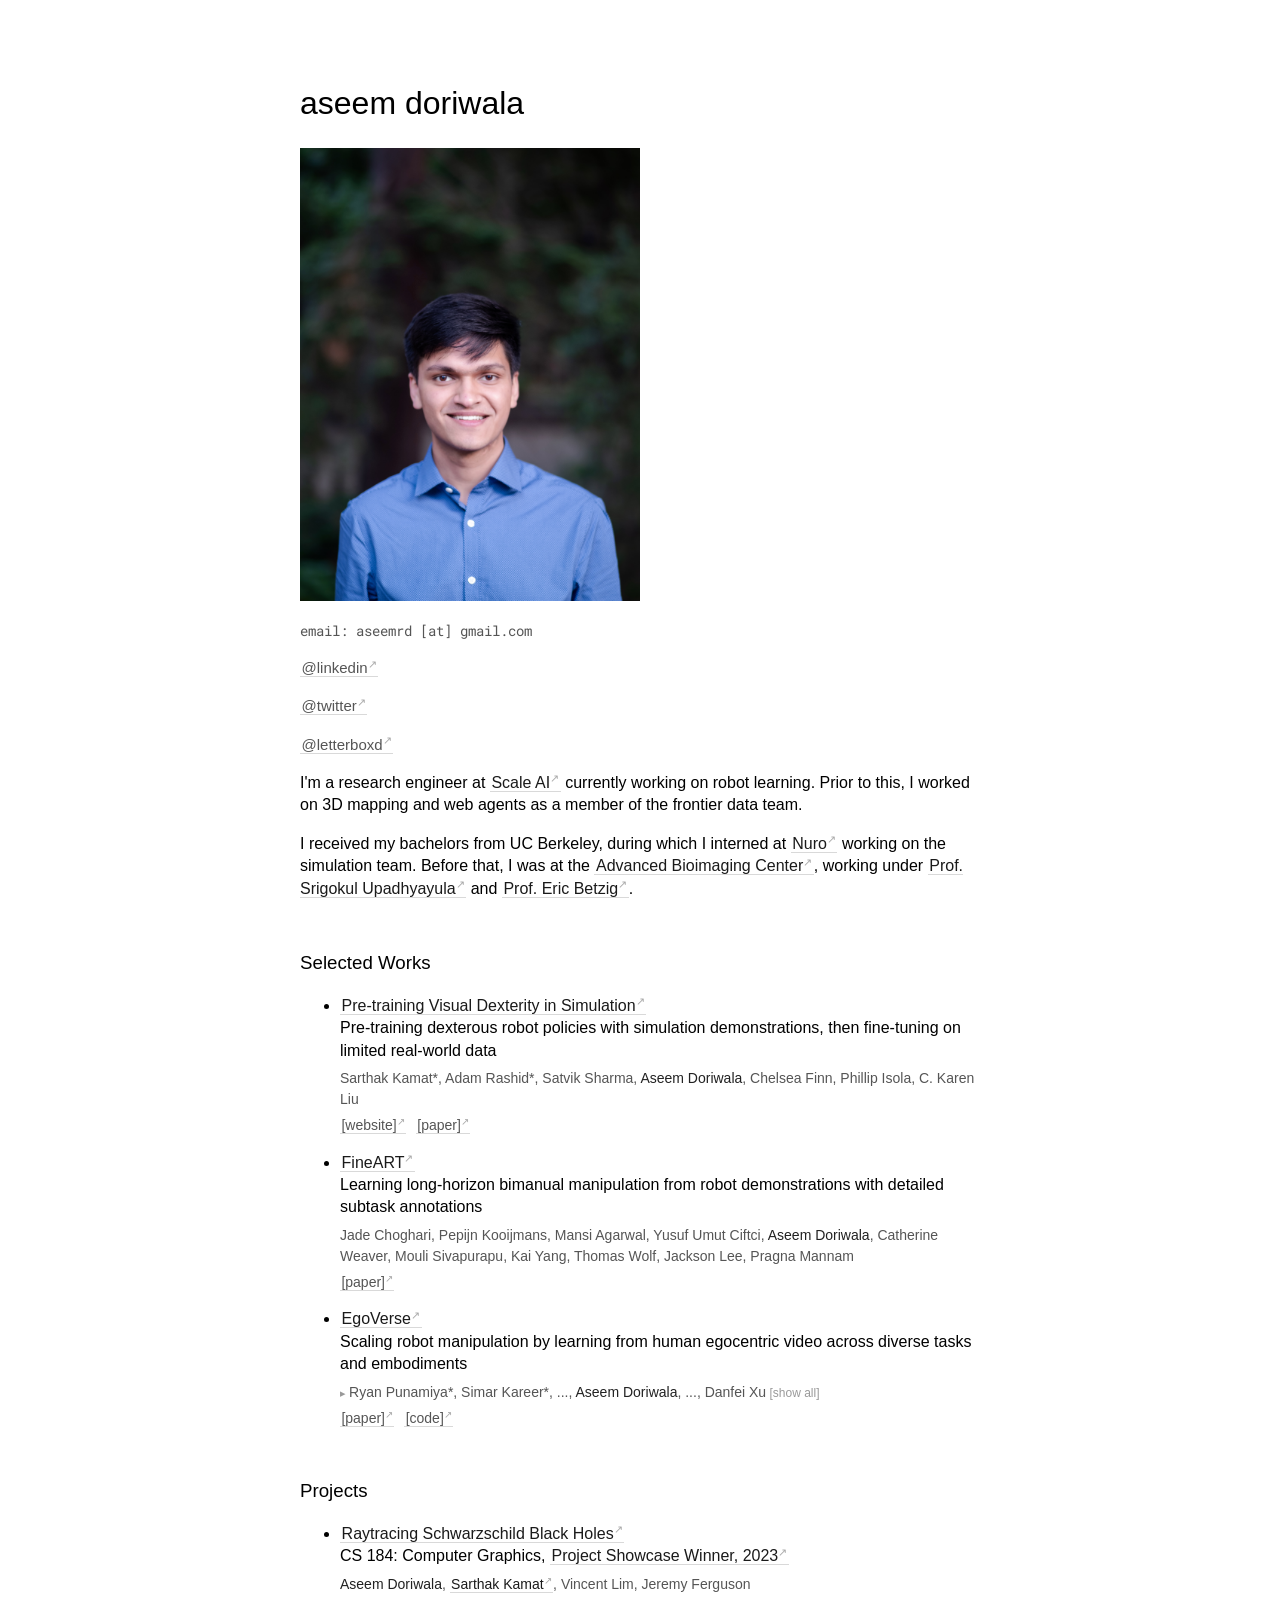
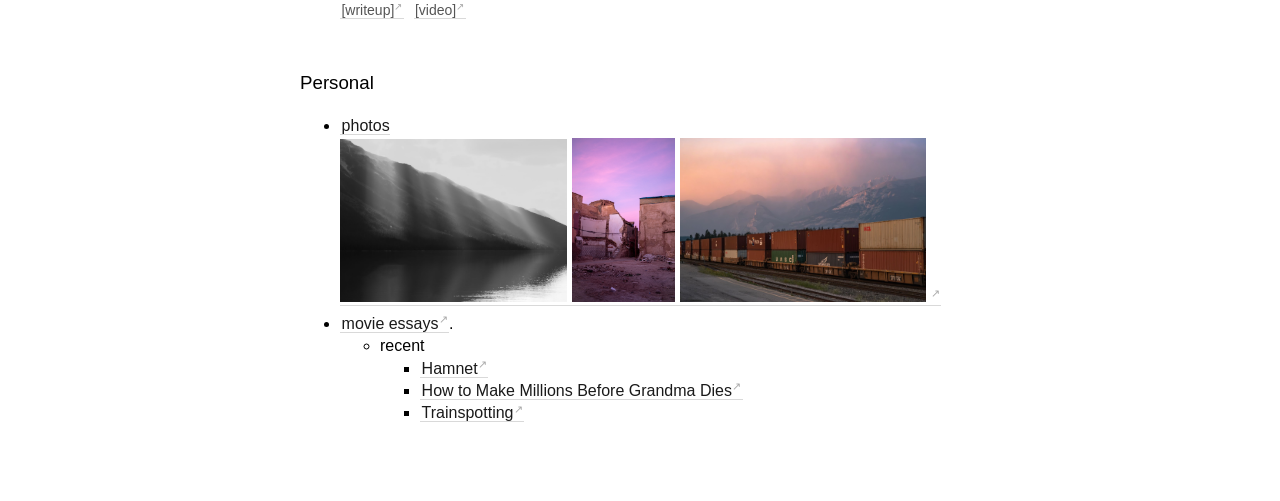
<file: index.html>
<!DOCTYPE html>
<html lang="en">

<head>
    <meta charset="UTF-8">
    <meta name="viewport" content="width=device-width, initial-scale=1.0">
    <link href="https://fonts.googleapis.com/css2?family=Roboto+Mono:wght@400;700&display=swap" rel="stylesheet">
    <link rel="stylesheet" href="style.css">
    <title>aseemrd</title>
</head>

<body>
    <div id="maincontent">
        <h1>aseem doriwala</h1>
        <div>
            <img width="50%" src="assets/bust2.jpeg" alt="Profile Picture">
        </div>
        <p class="email">email: aseemrd [at] gmail.com</p>
        <p class="profile-link"><a href="https://www.linkedin.com/in/aseemrd/" target="_blank" rel="noopener noreferrer"
                style="font-size: 15px; color: #555;">@linkedin</a></p>
        <p class="profile-link"><a href="https://x.com/aseemrd" target="_blank" rel="noopener noreferrer"
                style="font-size: 15px; color: #555;">@twitter</a></p>
        <p class="profile-link"><a href="https://letterboxd.com/aseemrd/" target="_blank" rel="noopener noreferrer"
                style="font-size: 15px; color: #555;">@letterboxd</a></p>
        <p>I'm a research engineer at <a target="_blank" href="https://www.scale.ai">Scale AI</a> currently
            working on robot learning. Prior to this, I worked on 3D mapping and web agents as a
            member of the frontier data team.</p>
        <p>I received my bachelors from UC Berkeley, during which I interned at <a target="_blank"
                href="https://www.nuro.ai/">Nuro</a> working on the simulation team. Before that, I was at the <a
                target="_blank" href="https://www.abc.berkeley.edu/">Advanced Bioimaging Center</a>, working under <a
                target="_blank" href="https://mcb.berkeley.edu/faculty/cdb/upadhyayulas">Prof. Srigokul Upadhyayula</a>
            and <a target="_blank" href="https://physics.berkeley.edu/people/faculty/eric-betzig">Prof. Eric Betzig</a>.
        </p>

        <h3>Selected Works</h3>
        <ul>
            <li>
                <p>
                <div class="title"><a target="_blank" rel="noopener noreferrer"
                        href="https://spd.bot/">Pre-training Visual Dexterity in Simulation</a></div>
                <div class="subtitle">Pre-training dexterous robot policies with simulation demonstrations, then
                    fine-tuning on limited real-world data</div>
                <div class="authors">Sarthak Kamat*, Adam Rashid*, Satvik Sharma, <span
                        class="self-author">Aseem Doriwala</span>, Chelsea Finn, Phillip Isola, C. Karen Liu</div>
                <div class="paper-link"><a target="_blank" rel="noopener noreferrer"
                        href="https://spd.bot/">[website]</a> <a target="_blank" rel="noopener noreferrer"
                        href="https://spd.bot/assets/paper.pdf">[paper]</a></div>
                </p>
            </li>
            <li id="fineart">
                <p>
                <div class="title"><a target="_blank" rel="noopener noreferrer"
                        href="https://arxiv.org/abs/2609.36416">FineART</a></div>
                <div class="subtitle">Learning long-horizon bimanual manipulation from robot demonstrations with
                    detailed subtask annotations</div>
                <div class="authors">Jade Choghari, Pepijn Kooijmans, Mansi Agarwal, Yusuf Umut Ciftci, <span
                        class="self-author">Aseem Doriwala</span>, Catherine Weaver, Mouli Sivapurapu, Kai Yang,
                    Thomas Wolf, Jackson Lee, Pragna Mannam</div>
                <div class="paper-link"><a target="_blank" rel="noopener noreferrer"
                        href="https://arxiv.org/pdf/2609.36416">[paper]</a></div>
                </p>
            </li>
            <li>
                <p>
                <div class="title"><a target="_blank" href="https://egoverse.ai/">EgoVerse</a></div>
                <div class="subtitle">Scaling robot manipulation by learning from human egocentric video across diverse tasks and embodiments</div>
                <div class="authors">
                    <details>
                        <summary>Ryan Punamiya*, Simar Kareer*, ..., <span class="self-author">Aseem Doriwala</span>, ..., Danfei Xu</summary>
                        <span>Ryan Punamiya*, Simar Kareer*, Zeyi Liu, Josh Citron, Ri-Zhao Qiu, Xiongyi Cai, Alexey Gavryushin, Jiaqi Chen, Davide Liconti, Lawrence Y. Zhu, Patcharapong Aphiwetsa, Baoyu Li, Aniketh Cheluva, Pranav Kuppili, Yangcen Liu, Dhruv Patel, Aidan Gao, Hye-Young Chung, Ryan Co, Renee Zbizika, Jeff Liu, Xiaomeng Xu, Haoyu Xiong, Geng Chen, Sebastiano Oliani, Chenyu Yang, Xi Wang, James Fort, Richard Newcombe, Josh Gao, Jason Chong, Garrett Matsuda, <span class="self-author">Aseem Doriwala</span>, Marc Pollefeys, Robert Katzschmann, Xiaolong Wang, Shuran Song, Judy Hoffman, Danfei Xu</span>
                    </details>
                </div>
                <div class="paper-link"><a target="_blank" href="https://egoverse.ai/assets/pdf/EgoVerse.pdf">[paper]</a> <a target="_blank" href="https://github.com/GaTech-RL2/EgoVerse">[code]</a></div>
                </p>
            </li>
        </ul>

        <h3>Projects</h3>
        <ul>
            <li>
                <p>
                <div class="title"><a target="_blank"
                        href="https://sites.google.com/berkeley.edu/cs184-final-project-final-repo/home">Raytracing
                        Schwarzschild Black Holes</a></div>
                <div class="subtitle">CS 184: Computer Graphics, <a target="_blank"
                        href="https://cs184.eecs.berkeley.edu/sp23/docs/final_showcase">Project Showcase Winner,
                        2023</a></div>
                <div class="authors"><span class="self-author">Aseem Doriwala</span>, <a target="_blank" href="https://www.sartk.com/">Sarthak Kamat</a>, Vincent Lim,
                    Jeremy Ferguson</div>
                <div class="paper-link"><a target="_blank" href="https://sites.google.com/berkeley.edu/cs184-final-project-final-repo/home">[writeup]</a> <a target="_blank" href="https://youtu.be/vM0yKoRpfo8">[video]</a></div>
                </p>
            </li>
        </ul>

        <h3>Personal</h3>
        <ul class="misc-list">
            <li>
                <p>
                    <a href="https://aseem.gallery" target="_blank" rel="noopener noreferrer" style="max-width:100%;">
                        photos
                        <br>
                        <img width="35.5%" src="assets/photos/alberta1.jpg" alt="alberta">
                        <img width="16.2%" src="assets/photos/maroc1.jpg" alt="morocco">
                        <img width="38.5%" src="assets/photos/alberta2.jpg" alt="alberta">
                    </a>
                </p>
            </li>
            <li>
                <a href="movies.html">movie essays</a>.
                <ul class="recent-essay-list">
                    <li>recent
                        <ul>
                            <li><a href="movies/hamnet.html">Hamnet</a></li>
                            <li><a href="movies/how-to-make-millions-before-grandma-dies.html">How to Make Millions
                                    Before Grandma Dies</a></li>
                            <li><a href="movies/trainspotting.html">Trainspotting</a></li>
                        </ul>
                    </li>
                </ul>
            </li>
        </ul>
    </div>
</body>

</html>
</file>
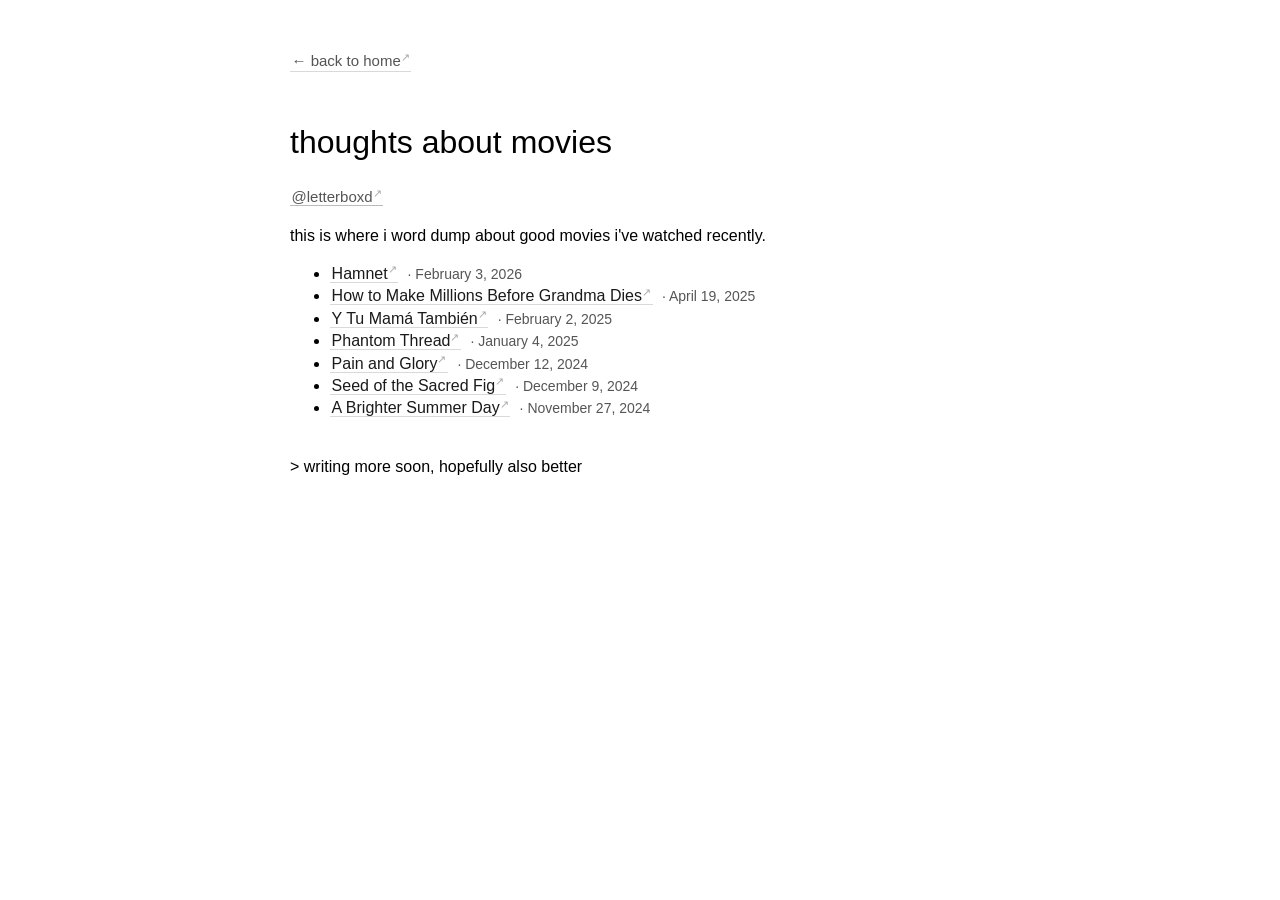
<file: movies.html>
<!DOCTYPE html>
<html lang="en">
  <head>
    <meta charset="UTF-8" />
    <meta name="viewport" content="width=device-width, initial-scale=1.0" />
    <link
      href="https://fonts.googleapis.com/css2?family=Roboto+Mono:wght@400;700&display=swap"
      rel="stylesheet"
    />
    <link rel="stylesheet" href="style.css" />
    <title>movies</title>
  </head>
  <body>
    <a class="back-link" href="../index.html">&larr; back to home</a>
    <div style="margin-bottom: 28px"></div>
    <h1>thoughts about movies</h1>
    <a
      href="https://letterboxd.com/aseemrd/"
      target="_blank"
      rel="noopener noreferrer"
      style="font-size: 15px; color: #555; border-bottom: 1px solid #bbb"
      >@letterboxd</a
    >
    <p>this is where i word dump about good movies i've watched recently.</p>
    <ul>
      <li>
        <a href="movies/hamnet.html">Hamnet</a>
        <span class="essay-date">February 3, 2026</span>
      </li>
      <li>
        <a href="movies/how-to-make-millions-before-grandma-dies.html"
          >How to Make Millions Before Grandma Dies</a
        >
        <span class="essay-date">April 19, 2025</span>
      </li>
      <li>
        <a href="movies/y-tu-mama-tambien.html">Y Tu Mamá También</a>
        <span class="essay-date">February 2, 2025</span>
      </li>
      <li>
        <a href="movies/phantom-thread.html">Phantom Thread</a>
        <span class="essay-date">January 4, 2025</span>
      </li>
      <li>
        <a href="movies/pain-and-glory.html">Pain and Glory</a>
        <span class="essay-date">December 12, 2024</span>
      </li>
      <li>
        <a href="movies/seed-of-the-sacred-fig.html">Seed of the Sacred Fig</a>
        <span class="essay-date">December 9, 2024</span>
      </li>
      <li>
        <a href="movies/a-brighter-summer-day.html">A Brighter Summer Day</a>
        <span class="essay-date">November 27, 2024</span>
      </li>
    </ul>
    <p style="margin-top: 36px; margin-bottom: 18px;">
      &gt; writing more soon, hopefully also better
    </p>
  </body>
</html>
</file>
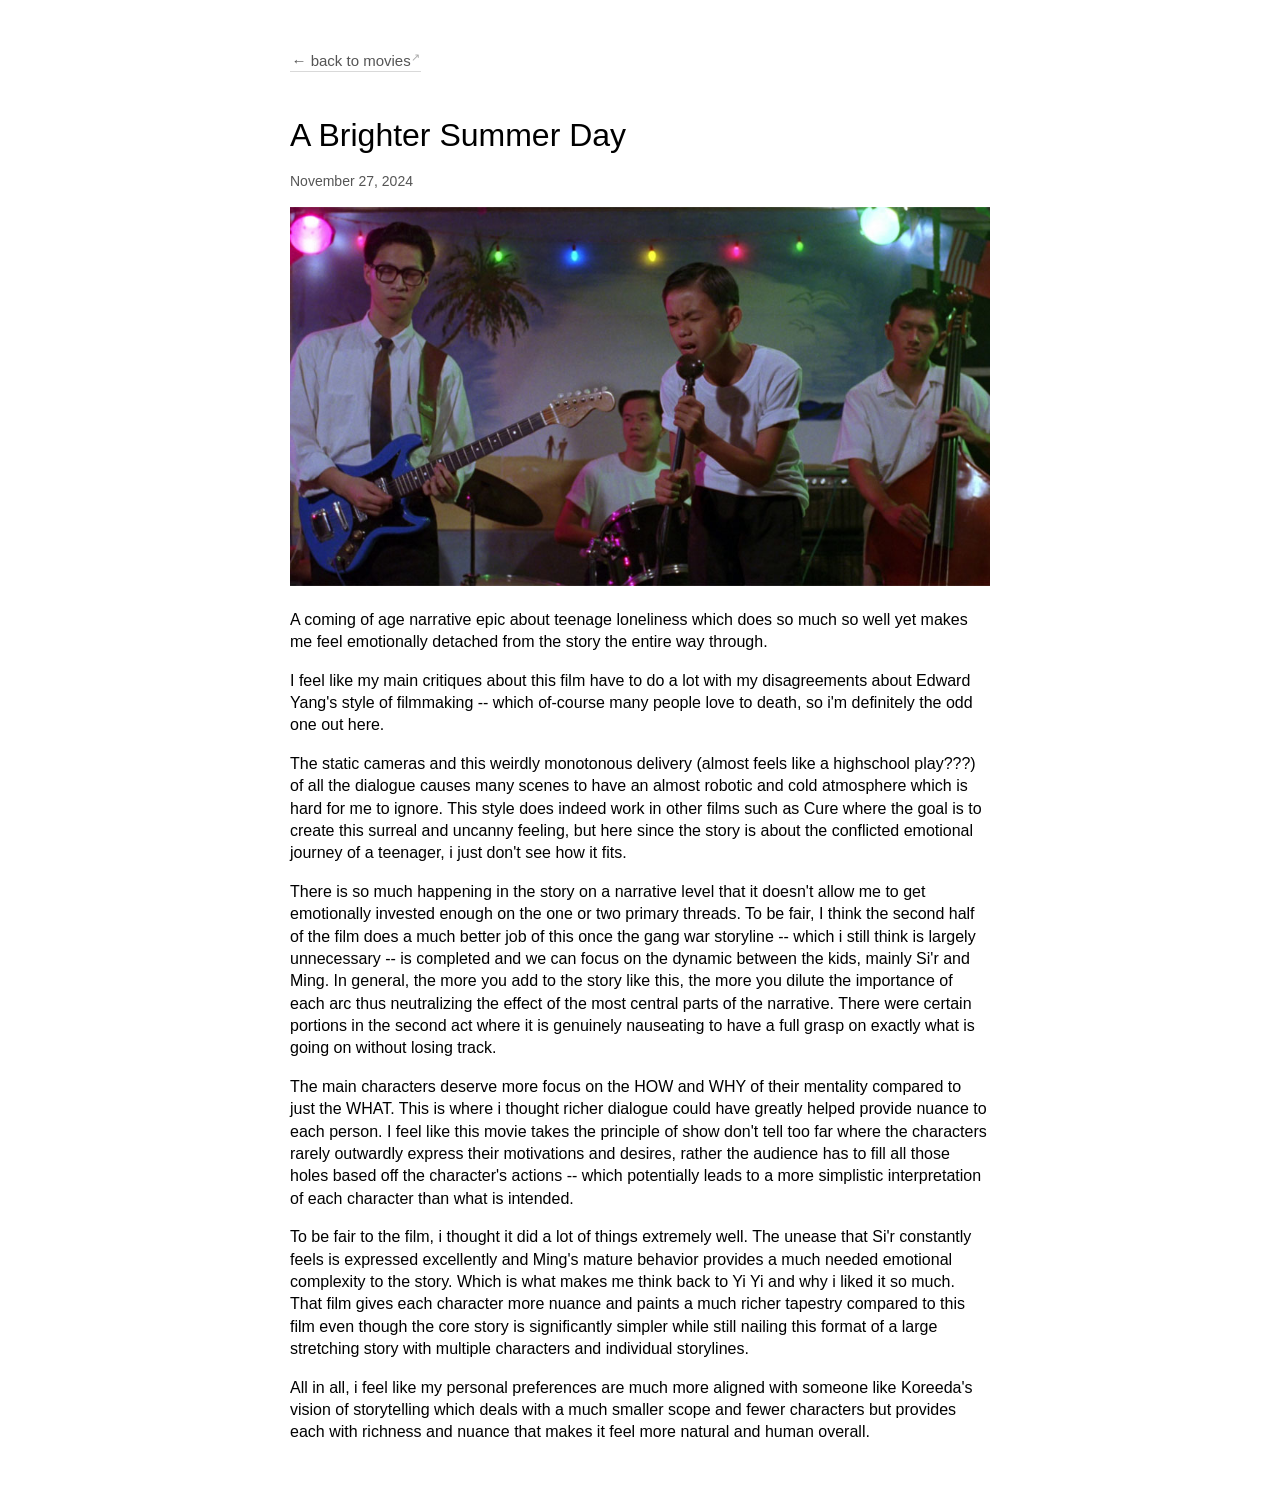
<file: movies/a-brighter-summer-day.html>
<!DOCTYPE html>
<html lang="en">
  <head>
    <meta charset="UTF-8" />
    <meta name="viewport" content="width=device-width, initial-scale=1.0" />
    <link
      href="https://fonts.googleapis.com/css2?family=Roboto+Mono:wght@400;700&display=swap"
      rel="stylesheet"
    />
    <link rel="stylesheet" href="../style.css" />
    <title>a brighter summer day</title>
  </head>
  <body>
    <a class="back-link" href="../movies.html">&larr; back to movies</a>
    <h1>A Brighter Summer Day</h1>
    <p class="essay-date">November 27, 2024</p>
    <img
      src="../assets/movies/a-brighter-summer-day.jpg"
      alt="A Brighter Summer Day Poster"
    />
    <p>
      A coming of age narrative epic about teenage loneliness which does so much
      so well yet makes me feel emotionally detached from the story the entire
      way through.
    </p>
    <p>
      I feel like my main critiques about this film have to do a lot with my
      disagreements about Edward Yang's style of filmmaking -- which of-course
      many people love to death, so i'm definitely the odd one out here.
    </p>
    <p>
      The static cameras and this weirdly monotonous delivery (almost feels like
      a highschool play???) of all the dialogue causes many scenes to have an
      almost robotic and cold atmosphere which is hard for me to ignore. This
      style does indeed work in other films such as Cure where the goal is to
      create this surreal and uncanny feeling, but here since the story is about
      the conflicted emotional journey of a teenager, i just don't see how it
      fits.
    </p>
    <p>
      There is so much happening in the story on a narrative level that it
      doesn't allow me to get emotionally invested enough on the one or two
      primary threads. To be fair, I think the second half of the film does a
      much better job of this once the gang war storyline -- which i still think
      is largely unnecessary -- is completed and we can focus on the dynamic
      between the kids, mainly Si'r and Ming. In general, the more you add to
      the story like this, the more you dilute the importance of each arc thus
      neutralizing the effect of the most central parts of the narrative. There
      were certain portions in the second act where it is genuinely nauseating
      to have a full grasp on exactly what is going on without losing track.
    </p>
    <p>
      The main characters deserve more focus on the HOW and WHY of their
      mentality compared to just the WHAT. This is where i thought richer
      dialogue could have greatly helped provide nuance to each person. I feel
      like this movie takes the principle of show don't tell too far where the
      characters rarely outwardly express their motivations and desires, rather
      the audience has to fill all those holes based off the character's actions
      -- which potentially leads to a more simplistic interpretation of each
      character than what is intended.
    </p>
    <p>
      To be fair to the film, i thought it did a lot of things extremely well.
      The unease that Si'r constantly feels is expressed excellently and Ming's
      mature behavior provides a much needed emotional complexity to the story.
      Which is what makes me think back to Yi Yi and why i liked it so much.
      That film gives each character more nuance and paints a much richer
      tapestry compared to this film even though the core story is significantly
      simpler while still nailing this format of a large stretching story with
      multiple characters and individual storylines.
    </p>
    <p>
      All in all, i feel like my personal preferences are much more aligned with
      someone like Koreeda's vision of storytelling which deals with a much
      smaller scope and fewer characters but provides each with richness and
      nuance that makes it feel more natural and human overall.
    </p>
  </body>
</html>
</file>
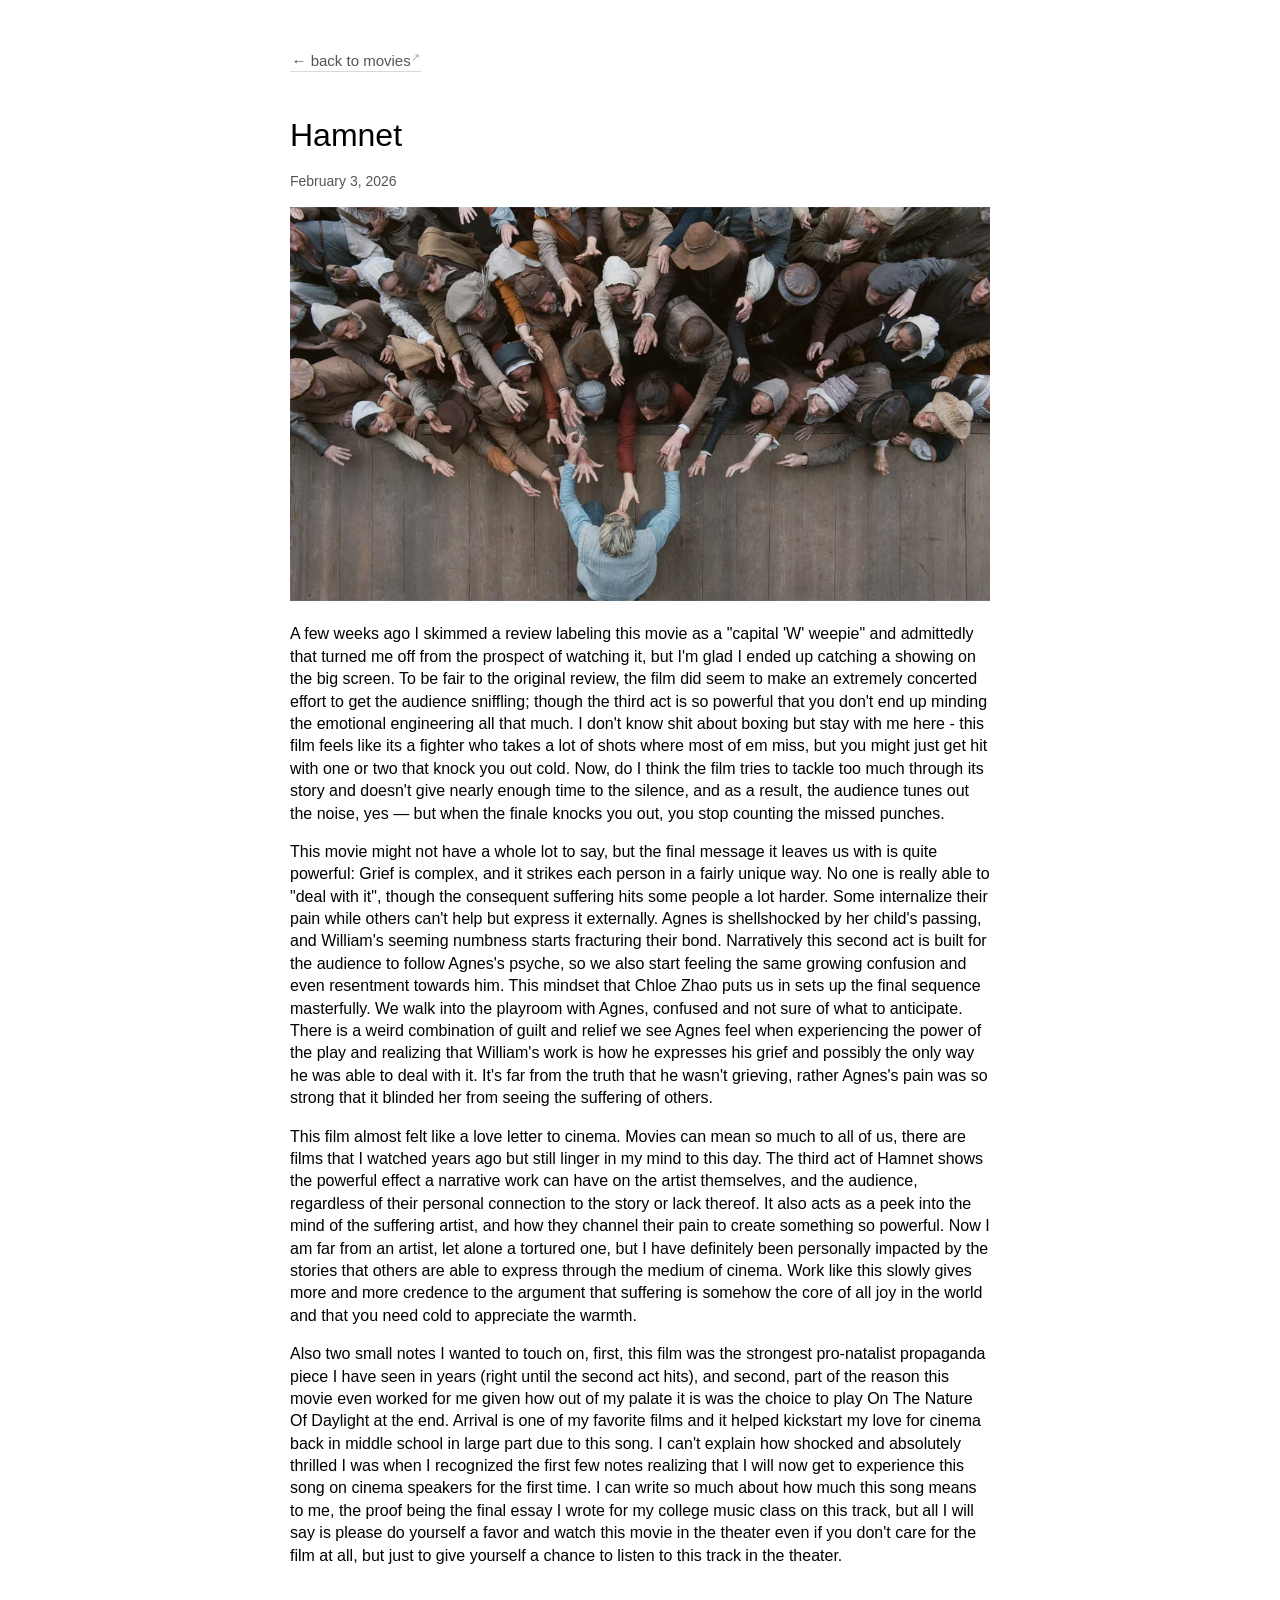
<file: movies/hamnet.html>
<!DOCTYPE html>
<html lang="en">
  <head>
    <meta charset="UTF-8" />
    <meta name="viewport" content="width=device-width, initial-scale=1.0" />
    <link
      href="https://fonts.googleapis.com/css2?family=Roboto+Mono:wght@400;700&display=swap"
      rel="stylesheet"
    />
    <link rel="stylesheet" href="../style.css" />
    <title>Hamnet</title>
  </head>
  <body>
    <a class="back-link" href="../movies.html">&larr; back to movies</a>
    <h1>Hamnet</h1>
    <p class="essay-date">February 3, 2026</p>
    <img
      src="../assets/movies/hamnet.png"
      alt="Hamnet still"
    />
    <p>
      A few weeks ago I skimmed a review labeling this movie as a "capital 'W'
      weepie" and admittedly that turned me off from the prospect of watching it,
      but I'm glad I ended up catching a showing on the big screen. To be fair to
      the original review, the film did seem to make an extremely concerted
      effort to get the audience sniffling; though the third act is so powerful
      that you don't end up minding the emotional engineering all that much. I
      don't know shit about boxing but stay with me here - this film feels like
      its a fighter who takes a lot of shots where most of em miss, but you
      might just get hit with one or two that knock you out cold. Now, do I
      think the film tries to tackle too much through its story and doesn't give
      nearly enough time to the silence, and as a result, the audience tunes out
      the noise, yes — but when the finale knocks you out, you stop counting the
      missed punches.
    </p>
    <p>
      This movie might not have a whole lot to say, but the final message it
      leaves us with is quite powerful: Grief is complex, and it strikes each
      person in a fairly unique way. No one is really able to "deal with it",
      though the consequent suffering hits some people a lot harder. Some
      internalize their pain while others can't help but express it externally.
      Agnes is shellshocked by her child's passing, and William's seeming
      numbness starts fracturing their bond. Narratively this second act is built
      for the audience to follow Agnes's psyche, so we also start feeling the
      same growing confusion and even resentment towards him. This mindset that
      Chloe Zhao puts us in sets up the final sequence masterfully. We walk into
      the playroom with Agnes, confused and not sure of what to anticipate. There
      is a weird combination of guilt and relief we see Agnes feel when
      experiencing the power of the play and realizing that William's work is how
      he expresses his grief and possibly the only way he was able to deal with
      it. It's far from the truth that he wasn't grieving, rather Agnes's pain
      was so strong that it blinded her from seeing the suffering of others.
    </p>
    <p>
      This film almost felt like a love letter to cinema. Movies can mean so much
      to all of us, there are films that I watched years ago but still linger in
      my mind to this day. The third act of Hamnet shows the powerful effect a
      narrative work can have on the artist themselves, and the audience,
      regardless of their personal connection to the story or lack thereof. It
      also acts as a peek into the mind of the suffering artist, and how they
      channel their pain to create something so powerful. Now I am far from an
      artist, let alone a tortured one, but I have definitely been personally
      impacted by the stories that others are able to express through the medium
      of cinema. Work like this slowly gives more and more credence to the
      argument that suffering is somehow the core of all joy in the world and
      that you need cold to appreciate the warmth.
    </p>
    <p>
      Also two small notes I wanted to touch on, first, this film was the
      strongest pro-natalist propaganda piece I have seen in years (right until
      the second act hits), and second, part of the reason this movie even
      worked for me given how out of my palate it is was the choice to play On
      The Nature Of Daylight at the end. Arrival is one of my favorite films
      and it helped kickstart my love for cinema back in middle school in large
      part due to this song. I can't explain how shocked and absolutely thrilled
      I was when I recognized the first few notes realizing that I will now get
      to experience this song on cinema speakers for the first time. I can write
      so much about how much this song means to me, the proof being the final
      essay I wrote for my college music class on this track, but all I will
      say is please do yourself a favor and watch this movie in the theater even
      if you don't care for the film at all, but just to give yourself a chance
      to listen to this track in the theater.
    </p>
  </body>
</html>
</file>
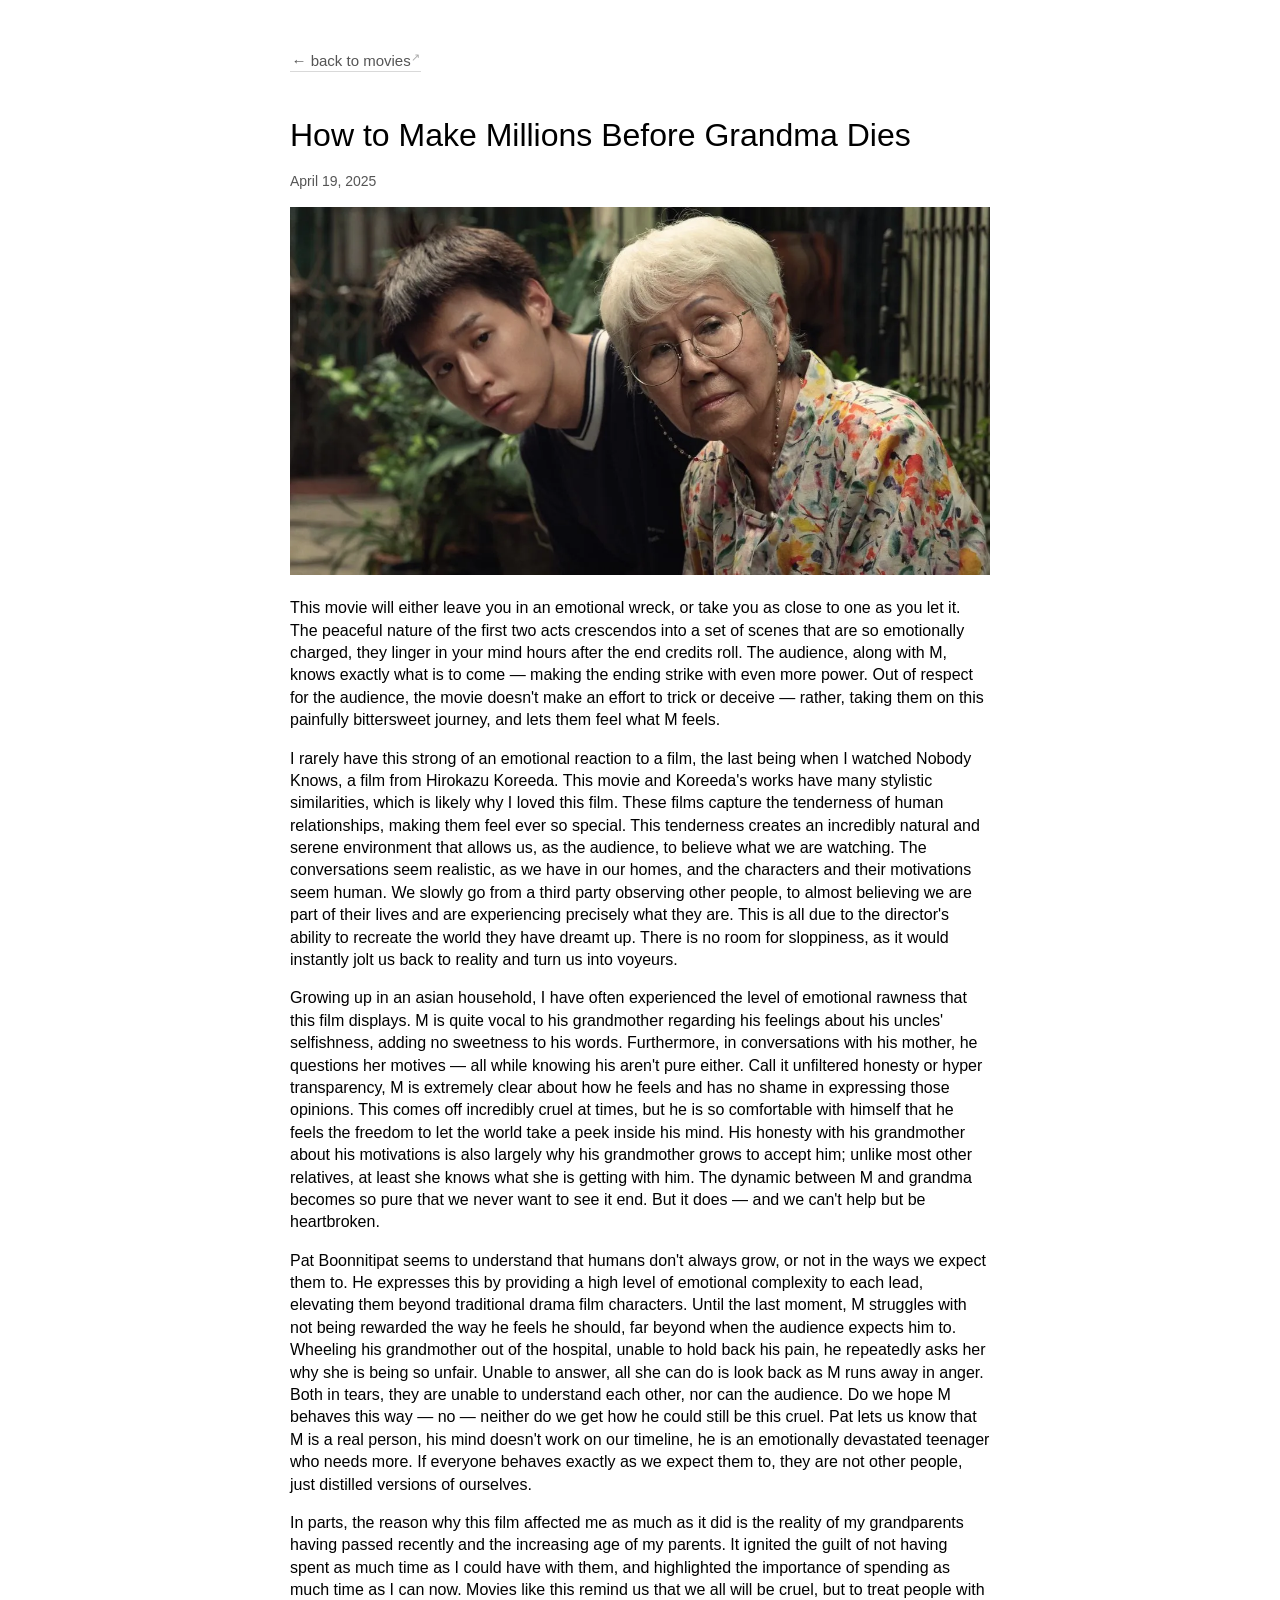
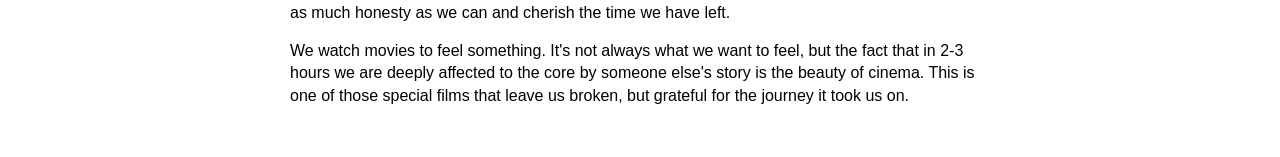
<file: movies/how-to-make-millions-before-grandma-dies.html>
<!DOCTYPE html>
<html lang="en">
  <head>
    <meta charset="UTF-8" />
    <meta name="viewport" content="width=device-width, initial-scale=1.0" />
    <link
      href="https://fonts.googleapis.com/css2?family=Roboto+Mono:wght@400;700&display=swap"
      rel="stylesheet"
    />
    <link rel="stylesheet" href="../style.css" />
    <title>How to Make Millions Before Grandma Dies</title>
  </head>
  <body>
    <a class="back-link" href="../movies.html">&larr; back to movies</a>
    <h1>How to Make Millions Before Grandma Dies</h1>
    <p class="essay-date">April 19, 2025</p>
    <img
      src="../assets/movies/how-to-make-millions-before-grandma-dies.webp"
      alt="How to Make Millions Before Grandma Dies Poster"
    />
    <p>
      This movie will either leave you in an emotional wreck, or take you as
      close to one as you let it. The peaceful nature of the first two acts
      crescendos into a set of scenes that are so emotionally charged, they
      linger in your mind hours after the end credits roll. The audience, along
      with M, knows exactly what is to come — making the ending strike with even
      more power. Out of respect for the audience, the movie doesn't make an
      effort to trick or deceive — rather, taking them on this painfully
      bittersweet journey, and lets them feel what M feels.
    </p>
    <p>
      I rarely have this strong of an emotional reaction to a film, the last
      being when I watched Nobody Knows, a film from Hirokazu Koreeda. This
      movie and Koreeda's works have many stylistic similarities, which is
      likely why I loved this film. These films capture the tenderness of human
      relationships, making them feel ever so special. This tenderness creates
      an incredibly natural and serene environment that allows us, as the
      audience, to believe what we are watching. The conversations seem
      realistic, as we have in our homes, and the characters and their
      motivations seem human. We slowly go from a third party observing other
      people, to almost believing we are part of their lives and are
      experiencing precisely what they are. This is all due to the director's
      ability to recreate the world they have dreamt up. There is no room for
      sloppiness, as it would instantly jolt us back to reality and turn us into
      voyeurs.
    </p>
    <p>
      Growing up in an asian household, I have often experienced the level of
      emotional rawness that this film displays. M is quite vocal to his
      grandmother regarding his feelings about his uncles' selfishness, adding
      no sweetness to his words. Furthermore, in conversations with his mother,
      he questions her motives — all while knowing his aren't pure either. Call
      it unfiltered honesty or hyper transparency, M is extremely clear about
      how he feels and has no shame in expressing those opinions. This comes off
      incredibly cruel at times, but he is so comfortable with himself that he
      feels the freedom to let the world take a peek inside his mind. His
      honesty with his grandmother about his motivations is also largely why his
      grandmother grows to accept him; unlike most other relatives, at least she
      knows what she is getting with him. The dynamic between M and grandma
      becomes so pure that we never want to see it end. But it does — and we
      can't help but be heartbroken.
    </p>
    <p>
      Pat Boonnitipat seems to understand that humans don't always grow, or not
      in the ways we expect them to. He expresses this by providing a high level
      of emotional complexity to each lead, elevating them beyond traditional
      drama film characters. Until the last moment, M struggles with not being
      rewarded the way he feels he should, far beyond when the audience expects
      him to. Wheeling his grandmother out of the hospital, unable to hold back
      his pain, he repeatedly asks her why she is being so unfair. Unable to
      answer, all she can do is look back as M runs away in anger. Both in
      tears, they are unable to understand each other, nor can the audience. Do
      we hope M behaves this way — no — neither do we get how he could still be
      this cruel. Pat lets us know that M is a real person, his mind doesn't
      work on our timeline, he is an emotionally devastated teenager who needs
      more. If everyone behaves exactly as we expect them to, they are not other
      people, just distilled versions of ourselves.
    </p>
    <p>
      In parts, the reason why this film affected me as much as it did is the
      reality of my grandparents having passed recently and the increasing age
      of my parents. It ignited the guilt of not having spent as much time as I
      could have with them, and highlighted the importance of spending as much
      time as I can now. Movies like this remind us that we all will be cruel,
      but to treat people with as much honesty as we can and cherish the time we
      have left.
    </p>
    <p>
      We watch movies to feel something. It's not always what we want to feel,
      but the fact that in 2-3 hours we are deeply affected to the core by
      someone else's story is the beauty of cinema. This is one of those special
      films that leave us broken, but grateful for the journey it took us on.
    </p>
  </body>
</html>
</file>
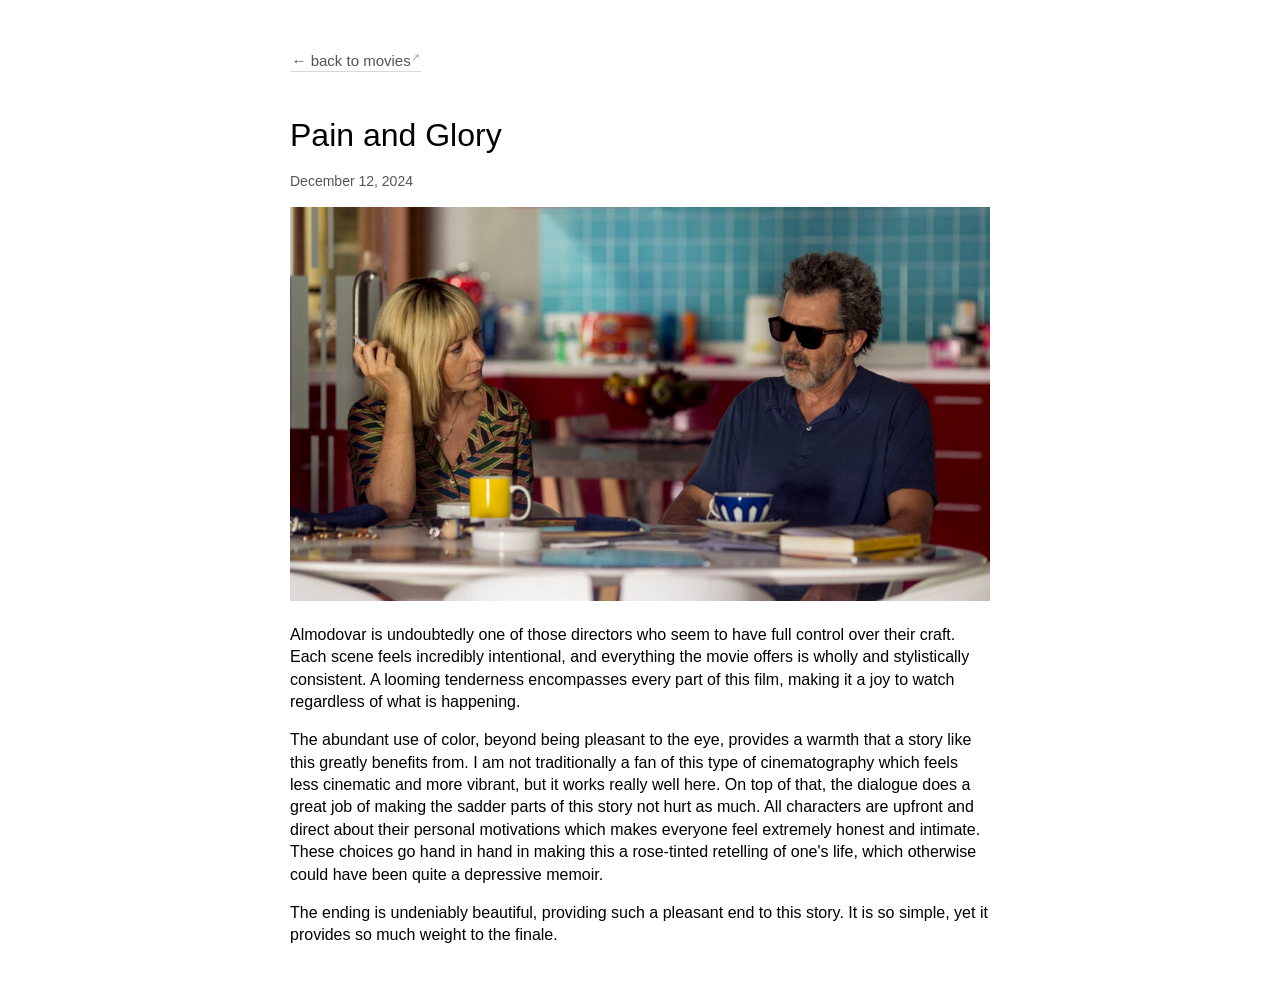
<file: movies/pain-and-glory.html>
<!DOCTYPE html>
<html lang="en">
  <head>
    <meta charset="UTF-8" />
    <meta name="viewport" content="width=device-width, initial-scale=1.0" />
    <link
      href="https://fonts.googleapis.com/css2?family=Roboto+Mono:wght@400;700&display=swap"
      rel="stylesheet"
    />
    <link rel="stylesheet" href="../style.css" />
    <title>pain and glory</title>
  </head>
  <body>
    <a class="back-link" href="../movies.html">&larr; back to movies</a>
    <h1>Pain and Glory</h1>
    <p class="essay-date">December 12, 2024</p>
    <img
      src="../assets/movies/pain-and-glory.jpeg"
      alt="Pain and Glory Poster"
    />
    <p>
      Almodovar is undoubtedly one of those directors who seem to have full
      control over their craft. Each scene feels incredibly intentional, and
      everything the movie offers is wholly and stylistically consistent. A
      looming tenderness encompasses every part of this film, making it a joy to
      watch regardless of what is happening.
    </p>
    <p>
      The abundant use of color, beyond being pleasant to the eye, provides a
      warmth that a story like this greatly benefits from. I am not
      traditionally a fan of this type of cinematography which feels less
      cinematic and more vibrant, but it works really well here. On top of that,
      the dialogue does a great job of making the sadder parts of this story not
      hurt as much. All characters are upfront and direct about their personal
      motivations which makes everyone feel extremely honest and intimate. These
      choices go hand in hand in making this a rose-tinted retelling of one's
      life, which otherwise could have been quite a depressive memoir.
    </p>
    <p>
      The ending is undeniably beautiful, providing such a pleasant end to this
      story. It is so simple, yet it provides so much weight to the finale.
    </p>
  </body>
</html>
</file>
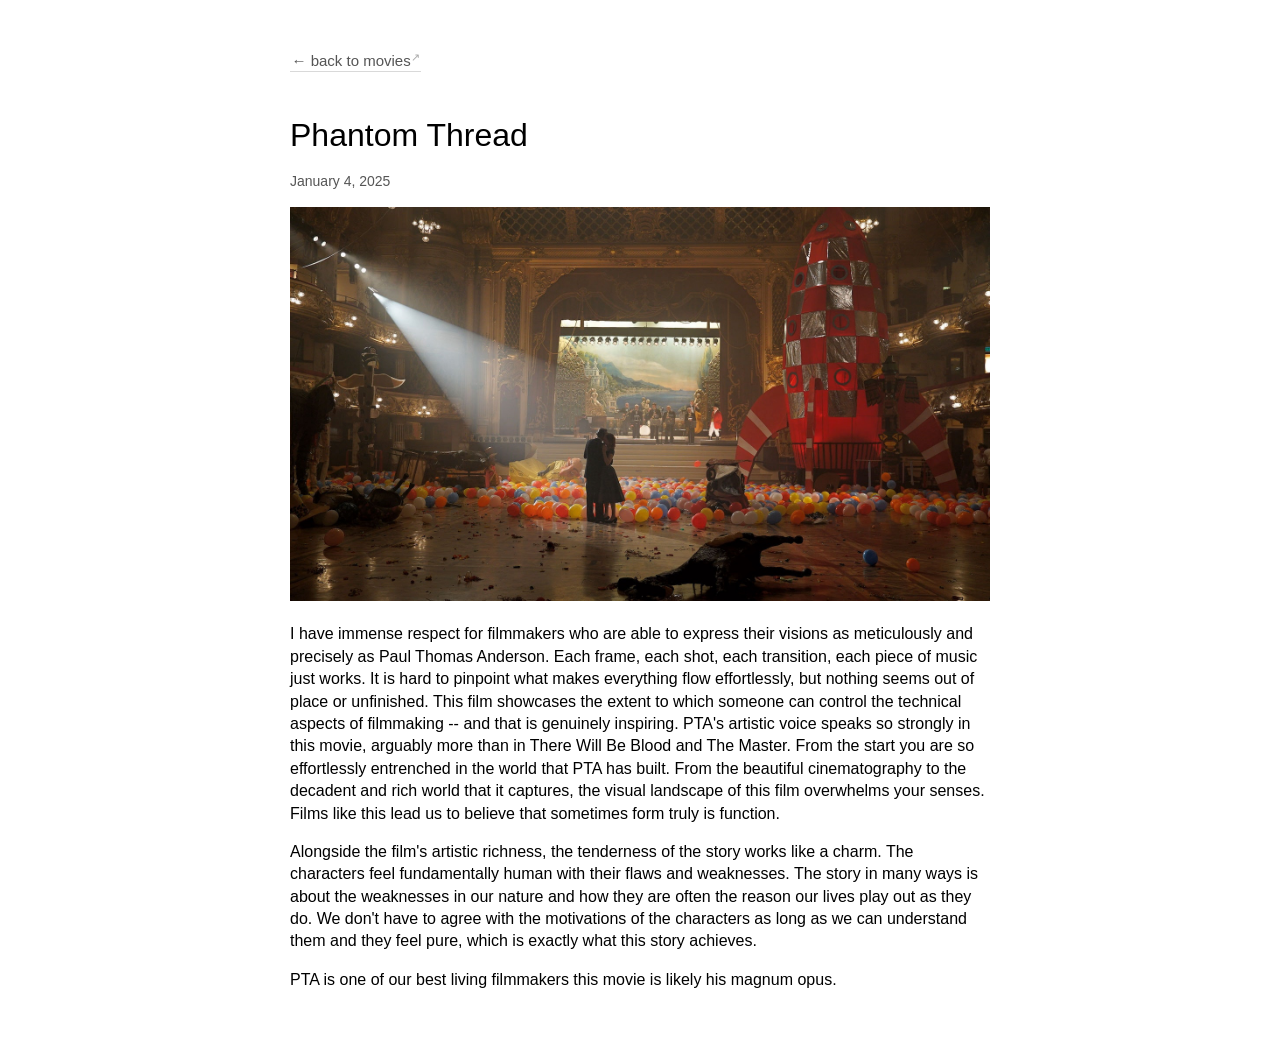
<file: movies/phantom-thread.html>
<!DOCTYPE html>
<html lang="en">
  <head>
    <meta charset="UTF-8" />
    <meta name="viewport" content="width=device-width, initial-scale=1.0" />
    <link
      href="https://fonts.googleapis.com/css2?family=Roboto+Mono:wght@400;700&display=swap"
      rel="stylesheet"
    />
    <link rel="stylesheet" href="../style.css" />
    <title>phantom thread</title>
  </head>
  <body>
    <a class="back-link" href="../movies.html">&larr; back to movies</a>
    <h1>Phantom Thread</h1>
    <p class="essay-date">January 4, 2025</p>
    <img
      src="../assets/movies/phantom-thread.jpg"
      alt="Phantom Thread Poster"
    />
    <p>
      I have immense respect for filmmakers who are able to express their
      visions as meticulously and precisely as Paul Thomas Anderson. Each frame,
      each shot, each transition, each piece of music just works. It is hard to
      pinpoint what makes everything flow effortlessly, but nothing seems out of
      place or unfinished. This film showcases the extent to which someone can
      control the technical aspects of filmmaking -- and that is genuinely
      inspiring. PTA's artistic voice speaks so strongly in this movie, arguably
      more than in There Will Be Blood and The Master. From the start you are so
      effortlessly entrenched in the world that PTA has built. From the
      beautiful cinematography to the decadent and rich world that it captures,
      the visual landscape of this film overwhelms your senses. Films like this
      lead us to believe that sometimes form truly is function.
    </p>
    <p>
      Alongside the film's artistic richness, the tenderness of the story works
      like a charm. The characters feel fundamentally human with their flaws and
      weaknesses. The story in many ways is about the weaknesses in our nature
      and how they are often the reason our lives play out as they do. We don't
      have to agree with the motivations of the characters as long as we can
      understand them and they feel pure, which is exactly what this story
      achieves.
    </p>
    <p>
      PTA is one of our best living filmmakers this movie is likely his magnum
      opus.
    </p>
  </body>
</html>
</file>
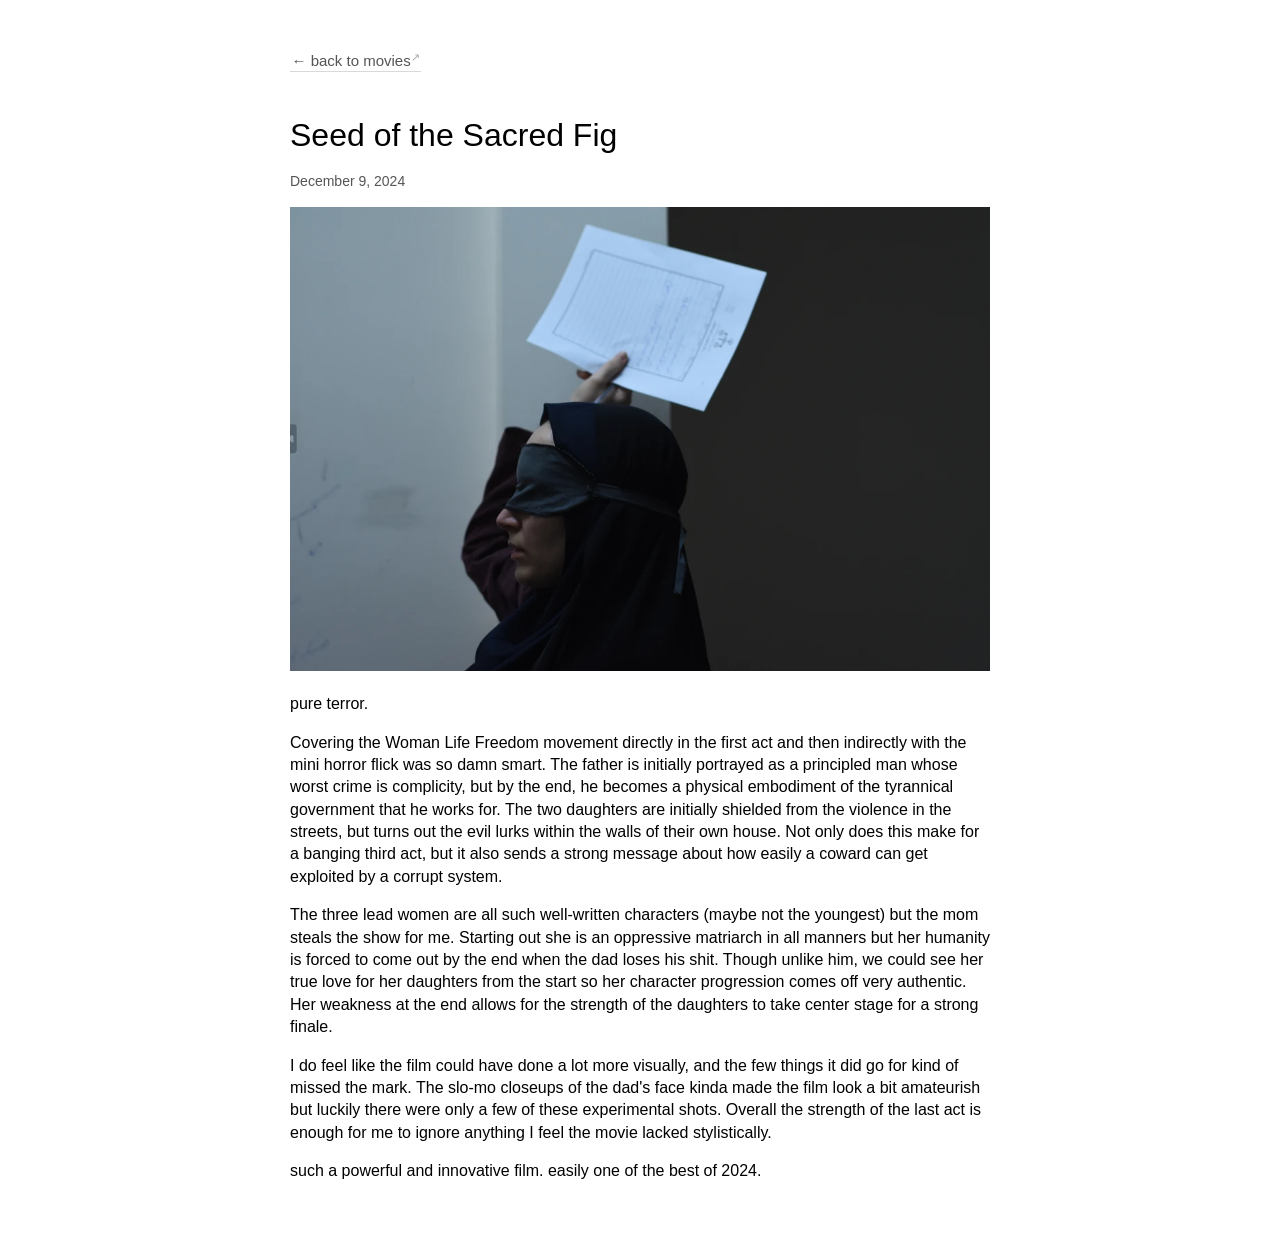
<file: movies/seed-of-the-sacred-fig.html>
<!DOCTYPE html>
<html lang="en">
  <head>
    <meta charset="UTF-8" />
    <meta name="viewport" content="width=device-width, initial-scale=1.0" />
    <link
      href="https://fonts.googleapis.com/css2?family=Roboto+Mono:wght@400;700&display=swap"
      rel="stylesheet"
    />
    <link rel="stylesheet" href="../style.css" />
    <title>seed of the sacred fig</title>
  </head>
  <body>
    <a class="back-link" href="../movies.html">&larr; back to movies</a>
    <h1>Seed of the Sacred Fig</h1>
    <p class="essay-date">December 9, 2024</p>
    <img
      src="../assets/movies/seed-of-the-sacred-fig.webp"
      alt="Seed of the Sacred Fig Poster"
    />
    <p>pure terror.</p>
    <p>
      Covering the Woman Life Freedom movement directly in the first act and
      then indirectly with the mini horror flick was so damn smart. The father
      is initially portrayed as a principled man whose worst crime is
      complicity, but by the end, he becomes a physical embodiment of the
      tyrannical government that he works for. The two daughters are initially
      shielded from the violence in the streets, but turns out the evil lurks
      within the walls of their own house. Not only does this make for a banging
      third act, but it also sends a strong message about how easily a coward
      can get exploited by a corrupt system.
    </p>
    <p>
      The three lead women are all such well-written characters (maybe not the
      youngest) but the mom steals the show for me. Starting out she is an
      oppressive matriarch in all manners but her humanity is forced to come out
      by the end when the dad loses his shit. Though unlike him, we could see
      her true love for her daughters from the start so her character
      progression comes off very authentic. Her weakness at the end allows for
      the strength of the daughters to take center stage for a strong finale.
    </p>
    <p>
      I do feel like the film could have done a lot more visually, and the few
      things it did go for kind of missed the mark. The slo-mo closeups of the
      dad's face kinda made the film look a bit amateurish but luckily there
      were only a few of these experimental shots. Overall the strength of the
      last act is enough for me to ignore anything I feel the movie lacked
      stylistically.
    </p>
    <p>such a powerful and innovative film. easily one of the best of 2024.</p>
  </body>
</html>
</file>
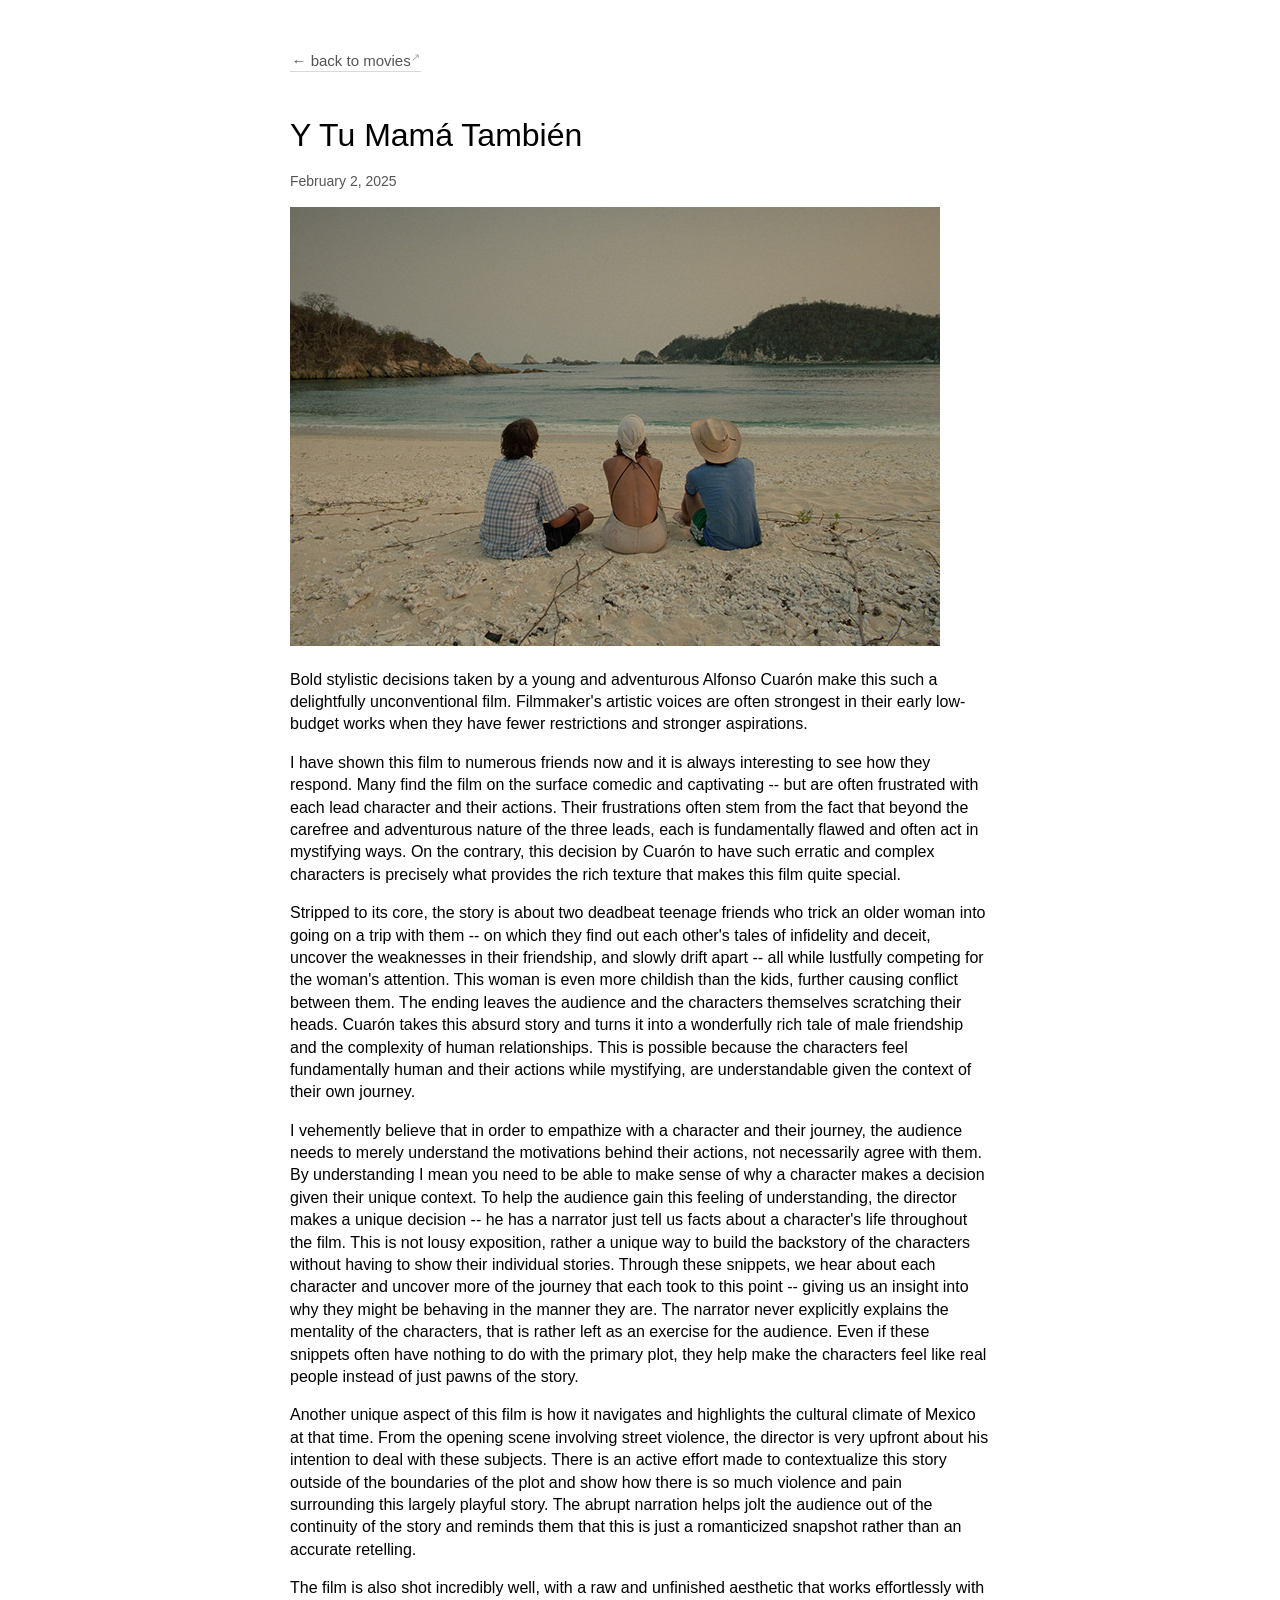
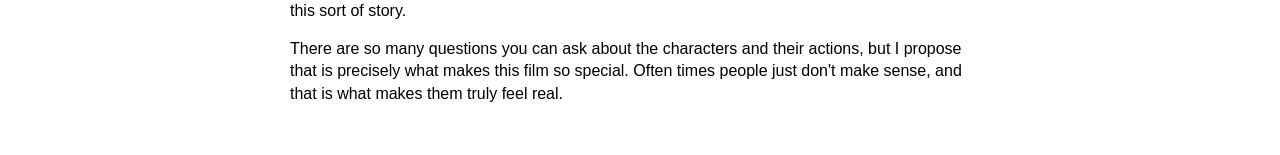
<file: movies/y-tu-mama-tambien.html>
<!DOCTYPE html>
<html lang="en">

<head>
    <meta charset="UTF-8">
    <meta name="viewport" content="width=device-width, initial-scale=1.0">
    <link href="https://fonts.googleapis.com/css2?family=Roboto+Mono:wght@400;700&display=swap" rel="stylesheet">
    <link rel="stylesheet" href="../style.css">
    <title>y tu mamá también</title>
</head>

<body>
    <a class="back-link" href="../movies.html">&larr; back to movies</a>
    <h1>Y Tu Mamá También</h1>
    <p class="essay-date">February 2, 2025</p>
    <img src="../assets/movies/y-tu-mama-tambien.jpg" alt="Y Tu Mamá También Poster">
    <p>Bold stylistic decisions taken by a young and adventurous Alfonso Cuarón make this such a delightfully
        unconventional film. Filmmaker's artistic voices are often strongest in their early low-budget works when they
        have fewer restrictions and stronger aspirations.</strong></p>
    <p>I have shown this film to numerous friends now and it is always interesting to see how they respond. Many find
        the film on the surface comedic and captivating -- but are often frustrated with each lead character and their
        actions. Their frustrations often stem from the fact that beyond the carefree and adventurous nature of the
        three leads, each is fundamentally flawed and often act in mystifying ways. On the contrary, this decision by
        Cuarón to have such erratic and complex characters is precisely what provides the rich texture that makes this
        film quite special.</p>
    <p>Stripped to its core, the story is about two deadbeat teenage friends who trick an older woman into going on a
        trip with them -- on which they find out each other's tales of infidelity and deceit, uncover the weaknesses in
        their friendship, and slowly drift apart -- all while lustfully competing for the woman's attention. This woman
        is even more childish than the kids, further causing conflict between them. The ending leaves the audience and
        the characters themselves scratching their heads. Cuarón takes this absurd story and turns it into a wonderfully
        rich tale of male friendship and the complexity of human relationships. This is possible because the characters
        feel fundamentally human and their actions while mystifying, are understandable given the context of their own
        journey.</p>
    <p>I vehemently believe that in order to empathize with a character and their journey, the audience needs to merely
        understand the motivations behind their actions, not necessarily agree with them. By understanding I mean you
        need to be able to make sense of why a character makes a decision given their unique context. To help the
        audience gain this feeling of understanding, the director makes a unique decision -- he has a narrator just tell
        us facts about a character's life throughout the film. This is not lousy exposition, rather a unique way to
        build the backstory of the characters without having to show their individual stories. Through these snippets,
        we hear about each character and uncover more of the journey that each took to this point -- giving us an
        insight into why they might be behaving in the manner they are. The narrator never explicitly explains the
        mentality of the characters, that is rather left as an exercise for the audience. Even if these snippets often
        have nothing to do with the primary plot, they help make the characters feel like real people instead of just
        pawns of the story.</p>
    <p>Another unique aspect of this film is how it navigates and highlights the cultural climate of Mexico at that
        time. From the opening scene involving street violence, the director is very upfront about his intention to deal
        with these subjects. There is an active effort made to contextualize this story outside of the boundaries of the
        plot and show how there is so much violence and pain surrounding this largely playful story. The abrupt
        narration helps jolt the audience out of the continuity of the story and reminds them that this is just a
        romanticized snapshot rather than an accurate retelling.</p>
    <p>The film is also shot incredibly well, with a raw and unfinished aesthetic that works effortlessly with this sort
        of story.</p>
    <p>There are so many questions you can ask about the characters and their actions, but I propose that is precisely
        what makes this film so special. Often times people just don't make sense, and that is what makes them truly
        feel real.</p>
</body>

</html>
</file>
<file: style.css>
body {
  font-family: -apple-system, BlinkMacSystemFont, Segoe UI, Helvetica, Arial,
    sans-serif, Apple Color Emoji, Segoe UI Emoji, Segoe UI Symbol;
  line-height: 1.4;
  font-size: 16px;
  padding: 0 10px;
  margin: 50px auto;
  max-width: 700px;
  background: #fff;
}
.email {
  font-family: Roboto Mono;
  font-size: 14px;
  margin-bottom: 16px;
  color: #555;
}
a {
  transition: background 300ms;
  padding: 0 0.1em;
  text-decoration: none;
  border-bottom: 1px solid hsl(0, 0%, 85%);
  color: hsl(0, 0%, 10%);
}
a:hover {
  color: black !important;
  background: #fffaf1;
}
a:after {
  position: relative;
  top: -0.5em;
  font-size: 0.7em;
  content: "↗";
  color: #aaaaaa;
}
a.internal-link:after,
a.footnote:after,
a.reversefootnote:after {
  content: "";
}
div.title {
  font-weight: 500;
}
div.subtitle {
  margin-bottom: 6px;
}
.allegroupper {
  margin-top: 2%;
  margin-bottom: 2%;
  display: flex;
  flex-wrap: wrap;
}
.allegroupper > video {
  max-width: 90%;
  max-height: 90%;
  margin: 1%;
}
img {
  max-width: 100%;
  height: auto;
}
#maincontent {
  max-width: 100%;
  margin: 15px auto;
  padding: 10px;
}
@media (max-width: 768px) {
  body {
    margin: 20px auto;
    padding: 0 5px;
  }
  .allegroupper > video {
    max-width: 98%;
    max-height: 98%;
  }
}
@media (max-width: 480px) {
  .allegroupper > video {
    max-width: 100%;
    max-height: 100%;
  }
}
p {
  margin-bottom: 4px;
}
.profile-link {
  margin-bottom: 1px;
}
h1 {
  font-weight: 300;
}
h3 {
  font-weight: 400;
  margin-top: 50px;
}
.back-link {
  font-size: 15px;
  color: #555;
  margin-bottom: 20px;
  display: inline-block;
}
.essay-date {
  font-size: 14px;
  color: #555;
  margin-top: -8px;
  margin-bottom: 16px;
}
ul li .essay-date {
  margin-top: 0;
  margin-bottom: 0;
  margin-left: 0.35em;
}
ul li .essay-date::before {
  content: "· ";
}
.photos-grid {
  display: grid;
  grid-template-columns: repeat(auto-fit, minmax(250px, 1fr));
  gap: 18px;
  margin-top: 30px;
}
.photos-grid img {
  width: 100%;
  height: auto;
  box-shadow: 0 2px 8px rgba(0, 0, 0, 0.07);
  border: 1px solid hsl(0, 0%, 85%);
}
.authors {
  font-size: 14px;
  color: #555;
  line-height: 1.5;
  margin-bottom: 6px;
}
.authors details summary {
  cursor: pointer;
  list-style: none;
}
.authors details summary::-webkit-details-marker {
  display: none;
}
.authors details summary::before {
  content: "▸ ";
  font-size: 11px;
  color: #999;
}
.authors details summary::after {
  content: " [show all]";
  font-size: 12px;
  color: #999;
}
.authors details[open] summary {
  display: none;
}
.authors details[open] > span::before {
  content: "▾ ";
  font-size: 11px;
  color: #999;
}
.paper-link {
  margin-top: 2px;
  font-size: 14px;
}
.paper-link a {
  margin-right: 6px;
  color: #555;
}
.self-author {
  color: #222;
}
@media (max-width: 600px) {
  .photos-grid {
    grid-template-columns: 1fr;
  }
}
</file>
